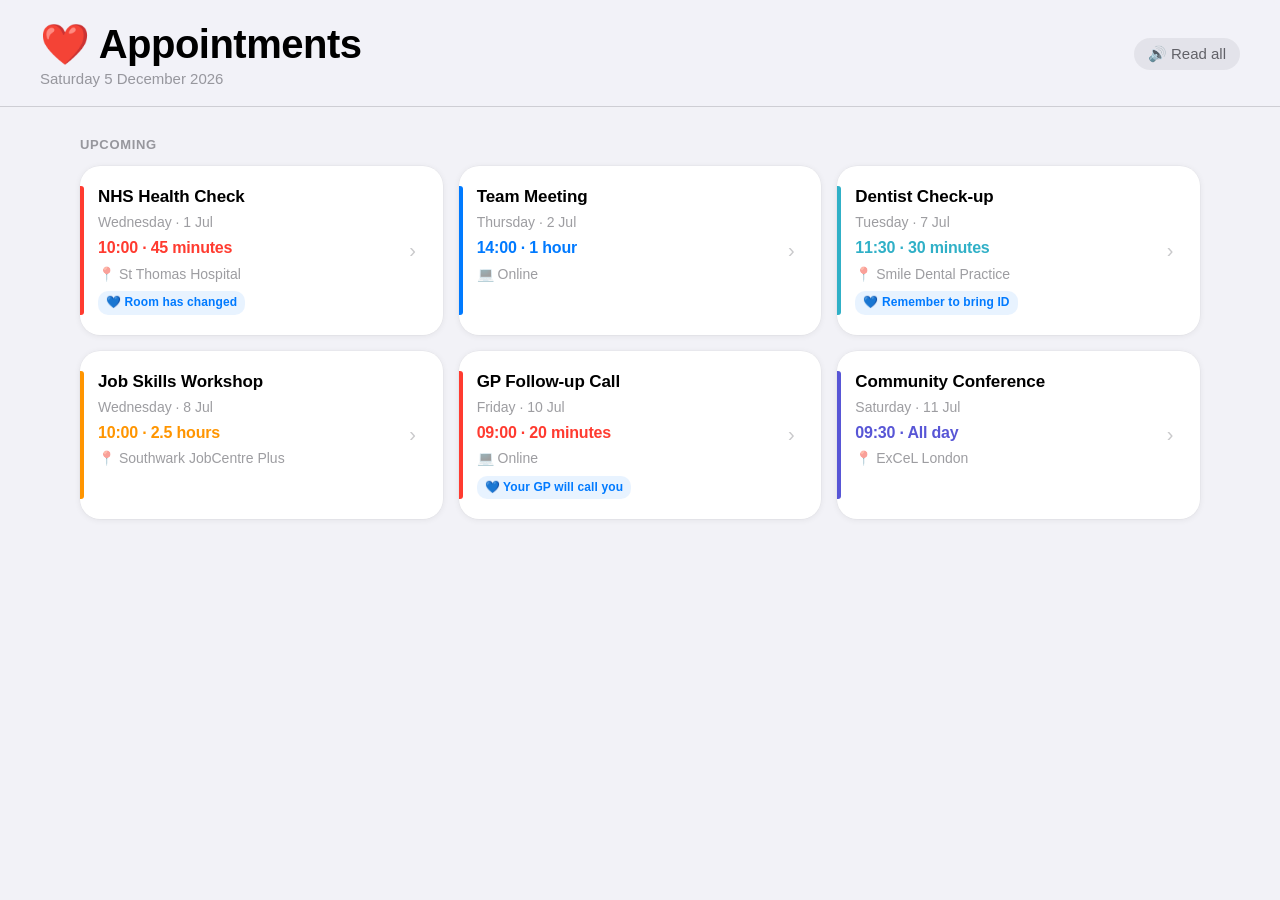
<file: index.html>
<!DOCTYPE html>
<html lang="en">
<head>
  <meta charset="UTF-8">
  <meta http-equiv="refresh" content="0; url=appointment-planner/">
  <title>My Appointments</title>
  <script>window.location.replace("appointment-planner/");</script>
</head>
<body>
  <a href="appointment-planner/">Open the app</a>
</body>
</html>
</file>
<file: appointment-planner/style.css>
/* ─── Design tokens ─── */
:root {
  --accent:       #ff3b30;
  --accent-bg:    rgba(255,59,48,0.09);
  --blue:         #007aff;
  --blue-bg:      rgba(0,122,255,0.09);
  --green:        #34c759;
  --green-dark:   #248a3d;
  --green-bg:     rgba(52,199,89,0.1);
  --orange:       #ff9500;
  --purple:       #5856d6;

  --bg:           #f2f2f7;
  --card:         #ffffff;
  --fill:         rgba(120,120,128,0.12);
  --fill2:        rgba(120,120,128,0.20);

  --label:        #000000;
  --label2:       rgba(60,60,67,0.78);
  --label3:       rgba(60,60,67,0.50);
  --label4:       rgba(60,60,67,0.28);

  --sep:          rgba(60,60,67,0.20);
  --sep-light:    rgba(60,60,67,0.12);

  --r-sm:         10px;
  --r:            13px;
  --r-lg:         16px;
  --r-xl:         20px;
  --r-pill:       100px;

  --shadow:       0 2px 16px rgba(0,0,0,0.09), 0 0 0 0.5px rgba(0,0,0,0.05);
  --shadow-sm:    0 1px 6px rgba(0,0,0,0.07), 0 0 0 0.5px rgba(0,0,0,0.04);
  --shadow-lift:  0 8px 32px rgba(0,0,0,0.12), 0 0 0 0.5px rgba(0,0,0,0.05);

  --safe-bottom:  env(safe-area-inset-bottom, 0px);
}

/* ─── Reset ─── */
*, *::before, *::after {
  box-sizing: border-box; margin: 0; padding: 0;
  -webkit-tap-highlight-color: transparent;
}

body {
  font-family: -apple-system, "SF Pro Text", "Helvetica Neue", Arial, sans-serif;
  background: var(--bg);
  color: var(--label);
  font-size: 17px;
  line-height: 1.47;
  max-width: var(--shell-w, 430px);
  margin: 0 auto;
  min-height: 100vh;
  -webkit-font-smoothing: antialiased;
  -moz-osx-font-smoothing: grayscale;
}

/* ─── Screen system ─── */
#app {
  position: relative;
  overflow: hidden;
  min-height: 100vh;
}

.screen {
  display: none;
  min-height: 100vh;
  padding-bottom: calc(110px + var(--safe-bottom));
  background: var(--bg);
}
.screen.active { display: block; }

@keyframes screenIn {
  from { opacity: 0; transform: translateX(40px); }
  to   { opacity: 1; transform: translateX(0); }
}
@keyframes screenBack {
  from { opacity: 0; transform: translateX(-20px); }
  to   { opacity: 1; transform: translateX(0); }
}
@keyframes fadeUp {
  from { opacity: 0; transform: translateY(10px); }
  to   { opacity: 1; transform: translateY(0); }
}

#screen-detail.active  { animation: screenIn  0.30s cubic-bezier(0.4,0,0.2,1) both; }
#screen-home.returning { animation: screenBack 0.26s cubic-bezier(0.4,0,0.2,1) both; }

/* ─── Navbar ─── */
.navbar {
  background: rgba(242,242,247,0.88);
  backdrop-filter: saturate(180%) blur(20px);
  -webkit-backdrop-filter: saturate(180%) blur(20px);
  border-bottom: 0.5px solid var(--sep);
  padding: 12px 20px 14px;
  position: sticky;
  top: 0;
  z-index: 100;
}
.navbar-row { display: flex; align-items: center; justify-content: space-between; }
.navbar-large {
  font-size: 34px;
  font-weight: 700;
  letter-spacing: -0.5px;
  margin-top: 4px;
  line-height: 1.1;
}
.navbar-date { font-size: 15px; color: var(--label3); margin-top: 2px; font-weight: 400; }

.btn-back {
  background: none; border: none;
  color: var(--blue);
  font-size: 17px; font-weight: 400;
  cursor: pointer; font-family: inherit;
  padding: 6px 0;
  display: flex; align-items: center; gap: 4px;
}
.btn-back:active { opacity: 0.5; }

/* ─── Global speak button ─── */
.btn-speak-global {
  background: var(--fill);
  border: none;
  color: var(--label2);
  border-radius: var(--r-pill);
  padding: 7px 14px;
  font-size: 15px;
  font-weight: 500;
  cursor: pointer;
  font-family: inherit;
  transition: background 0.15s, color 0.15s, transform 0.1s;
  display: flex; align-items: center; gap: 5px;
}
.btn-speak-global:active { transform: scale(0.96); }
.btn-speak-global.speaking {
  background: var(--accent);
  color: #fff;
}

/* ─── Section header ─── */
.section-header {
  font-size: 13px;
  font-weight: 600;
  text-transform: uppercase;
  letter-spacing: 0.05em;
  color: var(--label3);
  padding: 22px 20px 8px;
}

/* ─── Event cards ─── */
.event-card {
  background: var(--card);
  border-radius: var(--r-xl);
  margin: 0 16px 10px;
  box-shadow: var(--shadow-sm);
  overflow: hidden;
  transition: transform 0.12s ease, box-shadow 0.12s ease;
}
.event-card:active {
  transform: scale(0.98);
  box-shadow: var(--shadow-sm);
}
.event-card-inner {
  padding: 16px 14px 16px 0;
  display: flex;
  align-items: stretch;
  gap: 0;
  cursor: pointer;
}
.event-accent-bar {
  width: 4px;
  border-radius: 0 3px 3px 0;
  flex-shrink: 0;
  margin-right: 14px;
  background: var(--accent);
  min-height: 100%;
}
.event-card-text { flex: 1; min-width: 0; }
.event-card-title {
  font-size: 17px;
  font-weight: 600;
  line-height: 1.25;
  margin-bottom: 5px;
  letter-spacing: -0.1px;
}
.event-card-day {
  font-size: 14px;
  font-weight: 400;
  color: var(--label3);
  margin-bottom: 3px;
}
.event-card-time {
  font-size: 16px;
  font-weight: 700;
  color: var(--accent);
  margin-bottom: 4px;
  letter-spacing: -0.2px;
}
.event-card-loc {
  font-size: 14px;
  color: var(--label3);
  font-weight: 400;
}
.event-card-arrow {
  width: 28px;
  display: flex;
  align-items: center;
  justify-content: center;
  flex-shrink: 0;
  color: var(--label4);
  font-size: 20px;
  font-weight: 300;
}

/* ─── Alert tag on card ─── */
.alert-tag {
  display: inline-flex;
  align-items: center;
  gap: 4px;
  background: var(--blue-bg);
  color: var(--blue);
  border-radius: var(--r-sm);
  padding: 3px 8px;
  font-size: 12px;
  font-weight: 600;
  margin-top: 7px;
  letter-spacing: 0.01em;
}

/* ─── Alert card on detail ─── */
.alert-card {
  background: var(--blue-bg);
  border-radius: var(--r-lg);
  margin: 12px 16px 0;
  padding: 14px 16px;
  border: 0.5px solid rgba(0,122,255,0.25);
}
.alert-card-header {
  display: flex;
  align-items: center;
  justify-content: space-between;
  margin-bottom: 6px;
}
.alert-card-title { font-size: 14px; font-weight: 700; color: var(--blue); }
.alert-msg { font-size: 15px; font-weight: 400; color: var(--label2); margin-bottom: 6px; line-height: 1.4; }
.alert-fix { font-size: 15px; color: var(--green-dark); font-weight: 600; }

/* ─── Detail hero ─── */
.detail-hero {
  background: var(--card);
  padding: 20px 18px 20px;
  margin: 12px 16px 0;
  border-radius: var(--r-xl);
  box-shadow: var(--shadow-sm);
  position: relative;
  overflow: hidden;
}
.detail-hero-tint {
  position: absolute;
  inset: 0;
  opacity: 0.06;
  pointer-events: none;
}
.detail-title {
  font-size: 26px;
  font-weight: 700;
  letter-spacing: -0.4px;
  line-height: 1.15;
  margin-bottom: 14px;
  position: relative;
}
.detail-meta {
  display: flex;
  flex-direction: column;
  gap: 5px;
  margin-bottom: 2px;
  position: relative;
}
.detail-meta-row { display: flex; align-items: center; gap: 8px; }
.detail-meta-icon { font-size: 16px; width: 22px; flex-shrink: 0; text-align: center; }
.detail-meta-text { font-size: 17px; font-weight: 600; }
.detail-meta-text.accent { color: var(--accent); }
.detail-meta-sub { font-size: 15px; color: var(--label3); font-weight: 400; }

/* ─── Join button ─── */
.join-now-btn {
  display: flex;
  align-items: center;
  justify-content: center;
  gap: 8px;
  width: 100%;
  padding: 14px;
  border-radius: var(--r-lg);
  border: none;
  font-size: 17px;
  font-weight: 700;
  cursor: pointer;
  font-family: inherit;
  text-decoration: none;
  color: #fff;
  background: var(--blue);
  margin-top: 14px;
  letter-spacing: -0.1px;
  position: relative;
  transition: transform 0.12s, opacity 0.12s;
}
.join-now-btn:active { transform: scale(0.97); opacity: 0.88; }

/* ─── Phase blocks ─── */
.phase-block {
  background: var(--card);
  border-radius: var(--r-xl);
  margin: 10px 16px 0;
  overflow: hidden;
  box-shadow: var(--shadow-sm);
}
.phase-header {
  padding: 15px 16px;
  display: flex;
  align-items: center;
  gap: 12px;
  cursor: pointer;
  -webkit-user-select: none; user-select: none;
}
.phase-header:active { background: var(--fill); }
.phase-emoji { font-size: 26px; flex-shrink: 0; }
.phase-text { flex: 1; }
.phase-name { font-size: 17px; font-weight: 600; letter-spacing: -0.1px; }
.phase-desc { font-size: 13px; color: var(--label3); margin-top: 1px; }
.phase-right { display: flex; align-items: center; gap: 8px; flex-shrink: 0; }

.phase-chevron {
  font-size: 14px;
  color: var(--label4);
  font-weight: 600;
  width: 20px; height: 20px;
  display: flex; align-items: center; justify-content: center;
  border-radius: 50%;
  background: var(--fill);
  transition: transform 0.22s cubic-bezier(0.4,0,0.2,1);
}
.phase-chevron svg { display: block; }
.phase-chevron.open { transform: rotate(90deg); }

.phase-body {
  overflow: hidden;
  max-height: 0;
  transition: max-height 0.32s cubic-bezier(0.4,0,0.2,1);
  border-top: 0px solid var(--sep-light);
}
.phase-body.open {
  max-height: 2400px;
  border-top: 0.5px solid var(--sep-light);
}

/* ─── Sub sections ─── */
.sub { padding: 16px 18px; border-bottom: 0.5px solid var(--sep-light); }
.sub:last-child { border-bottom: none; }
.sub-header {
  display: flex;
  align-items: center;
  justify-content: space-between;
  margin-bottom: 12px;
}
.sub-title {
  font-size: 12px;
  font-weight: 600;
  text-transform: uppercase;
  letter-spacing: 0.06em;
  color: var(--label3);
}

/* ─── Small speak button ─── */
.btn-speak-sm {
  background: var(--fill);
  border: none;
  color: var(--label3);
  border-radius: var(--r-pill);
  padding: 5px 10px;
  font-size: 12px;
  font-weight: 600;
  cursor: pointer;
  font-family: inherit;
  flex-shrink: 0;
  transition: background 0.12s, color 0.12s, transform 0.1s;
  display: flex; align-items: center; gap: 3px;
}
.btn-speak-sm:active { transform: scale(0.94); }
.btn-speak-sm.speaking { background: var(--accent); color: #fff; }

/* ─── Journey tip ─── */
.tip-box {
  background: rgba(255,149,0,0.1);
  border-radius: var(--r);
  padding: 13px 14px;
  font-size: 16px;
  font-weight: 500;
  color: #7d4e00;
  margin-bottom: 14px;
  display: flex;
  gap: 10px;
  align-items: flex-start;
  line-height: 1.4;
}
.tip-icon { font-size: 20px; flex-shrink: 0; margin-top: 1px; }

/* ─── Transport segmented control ─── */
.transport-seg {
  display: flex;
  background: var(--fill);
  border-radius: var(--r-sm);
  padding: 2px;
  gap: 2px;
  margin-bottom: 16px;
}
.t-seg-btn {
  flex: 1;
  padding: 8px 6px;
  border-radius: calc(var(--r-sm) - 2px);
  border: none;
  background: transparent;
  font-size: 14px;
  font-weight: 600;
  cursor: pointer;
  font-family: inherit;
  color: var(--label3);
  transition: background 0.18s, color 0.18s, box-shadow 0.18s;
}
.t-seg-btn.active {
  background: var(--card);
  color: var(--label);
  box-shadow: 0 1px 4px rgba(0,0,0,0.12), 0 0 0 0.5px rgba(0,0,0,0.06);
}
.t-panel { display: none; }
.t-panel.active { display: block; }

/* ─── Route steps ─── */
.route-group { margin-bottom: 18px; }
.route-group:last-child { margin-bottom: 0; }
.route-label {
  font-size: 13px;
  font-weight: 700;
  color: var(--label3);
  text-transform: uppercase;
  letter-spacing: 0.05em;
  margin-bottom: 10px;
}
.route-step {
  display: flex;
  gap: 12px;
  align-items: flex-start;
  padding: 9px 0;
  border-bottom: 0.5px solid var(--sep-light);
}
.route-step:last-child { border-bottom: none; }
.step-num {
  background: var(--blue);
  color: #fff;
  width: 24px; height: 24px;
  border-radius: 50%;
  display: flex; align-items: center; justify-content: center;
  font-size: 12px; font-weight: 700;
  flex-shrink: 0; margin-top: 2px;
}
.step-text { font-size: 16px; line-height: 1.45; color: var(--label2); }
.route-divider { border: none; border-top: 0.5px solid var(--sep); margin: 14px 0; }

/* ─── Cost badge ─── */
.cost-badge {
  display: inline-flex;
  align-items: center;
  gap: 5px;
  background: var(--blue-bg);
  color: var(--blue);
  border-radius: var(--r-sm);
  padding: 5px 10px;
  font-size: 13px;
  font-weight: 700;
  margin-bottom: 10px;
}

/* ─── Link buttons ─── */
.btn-link {
  display: flex;
  align-items: center;
  justify-content: center;
  gap: 9px;
  width: 100%;
  padding: 15px;
  border-radius: var(--r-lg);
  border: none;
  font-size: 16px;
  font-weight: 700;
  cursor: pointer;
  font-family: inherit;
  margin-bottom: 9px;
  text-decoration: none;
  color: #fff;
  letter-spacing: -0.1px;
  transition: transform 0.12s, opacity 0.12s;
}
.btn-link:last-child { margin-bottom: 0; }
.btn-link:active { transform: scale(0.97); opacity: 0.88; }
.btn-maps { background: var(--blue); }
.btn-uber { background: #000; }
.btn-zoom { background: #2d8cff; }
.btn-call { background: var(--green-dark); }
.btn-gcal { background: var(--green-dark); }
.btn-ics  { background: var(--label2); }

/* ─── Check items ─── */
.check-item {
  display: flex;
  gap: 13px;
  align-items: flex-start;
  padding: 11px 0;
  border-bottom: 0.5px solid var(--sep-light);
}
.check-item:last-child { border-bottom: none; }
.check-box {
  width: 24px; height: 24px;
  border-radius: 50%;
  border: 1.5px solid var(--label4);
  flex-shrink: 0; margin-top: 2px;
  cursor: pointer;
  background: var(--card);
  display: flex; align-items: center; justify-content: center;
  font-size: 13px;
  transition: background 0.18s, border-color 0.18s, transform 0.15s;
}
.check-box:active { transform: scale(0.88); }
.check-box.checked {
  background: var(--green);
  border-color: var(--green);
  color: #fff;
}
.check-text { font-size: 16px; line-height: 1.4; font-weight: 400; padding-top: 2px; }
.check-text.done { text-decoration: line-through; color: var(--label3); }

/* ─── Info rows ─── */
.info-row {
  display: flex;
  gap: 12px;
  align-items: flex-start;
  padding: 10px 0;
  border-bottom: 0.5px solid var(--sep-light);
}
.info-row:last-child { border-bottom: none; }
.info-icon { font-size: 20px; flex-shrink: 0; margin-top: 1px; width: 26px; text-align: center; }
.info-label2 {
  font-size: 12px;
  font-weight: 600;
  color: var(--label3);
  text-transform: uppercase;
  letter-spacing: 0.05em;
  margin-bottom: 3px;
}
.info-value { font-size: 16px; line-height: 1.45; font-weight: 400; color: var(--label2); }

/* ─── Weather ─── */
.wx-row { display: flex; align-items: center; gap: 14px; margin-bottom: 10px; }
.wx-big { font-size: 48px; line-height: 1; }
.wx-temp { font-size: 34px; font-weight: 700; letter-spacing: -1px; line-height: 1; }
.wx-desc { font-size: 15px; color: var(--label3); margin-top: 4px; }
.wx-tip {
  background: rgba(255,149,0,0.1);
  border-radius: var(--r);
  padding: 12px 14px;
  font-size: 15px;
  font-weight: 500;
  color: #7d4e00;
  line-height: 1.4;
}

/* ─── Venue photos ─── */
.photo-scroll {
  display: flex;
  gap: 10px;
  overflow-x: auto;
  padding-bottom: 4px;
  -webkit-overflow-scrolling: touch;
  scroll-snap-type: x mandatory;
}
.photo-scroll::-webkit-scrollbar { display: none; }
.venue-photo {
  width: 200px;
  height: 130px;
  object-fit: cover;
  border-radius: var(--r);
  flex-shrink: 0;
  background: var(--fill);
  scroll-snap-align: start;
}
.photo-caption { font-size: 12px; color: var(--label3); margin-top: 6px; }

/* ─── Online join block ─── */
.join-block { text-align: center; padding: 8px 0 4px; }
.join-icon { font-size: 44px; margin-bottom: 10px; }
.zoom-id-box {
  font-family: "SF Mono","Courier New",monospace;
  font-size: 24px;
  font-weight: 800;
  letter-spacing: 3px;
  background: var(--blue-bg);
  color: var(--blue);
  padding: 12px 20px;
  border-radius: var(--r);
  margin: 8px 0;
  display: inline-block;
}
.zoom-pw { font-size: 15px; color: var(--label3); margin-bottom: 16px; }

/* ─── Sticky bottom ─── */
.sticky-bottom {
  position: fixed;
  bottom: 0; left: 0; right: 0;
  max-width: var(--shell-w, 430px);
  margin: 0 auto;
  background: rgba(242,242,247,0.92);
  backdrop-filter: saturate(180%) blur(20px);
  -webkit-backdrop-filter: saturate(180%) blur(20px);
  border-top: 0.5px solid var(--sep);
  padding: 12px 16px;
  padding-bottom: calc(12px + var(--safe-bottom));
  z-index: 100;
  display: flex;
  gap: 10px;
}
.sticky-btn {
  flex: 1;
  display: flex;
  align-items: center;
  justify-content: center;
  gap: 7px;
  padding: 13px 8px;
  border-radius: var(--r-lg);
  border: none;
  font-size: 15px;
  font-weight: 700;
  cursor: pointer;
  font-family: inherit;
  text-decoration: none;
  color: #fff;
  letter-spacing: -0.1px;
  transition: transform 0.12s, opacity 0.12s;
}
.sticky-btn:active { transform: scale(0.96); opacity: 0.88; }
.sticky-btn-gcal { background: var(--green-dark); }
.sticky-btn-ics  { background: var(--blue); }

/* ═══ Responsive: tablet & desktop (≥700px) ═══ */
@media (min-width: 700px) {
  :root { --shell-w: 1024px; }

  body {
    background:
      radial-gradient(1200px 600px at 20% -10%, rgba(0,122,255,0.05), transparent 60%),
      radial-gradient(1000px 500px at 90% 0%, rgba(255,59,48,0.04), transparent 55%),
      var(--bg);
  }

  /* Navbar spans full width, content centered */
  .navbar { padding: 18px 40px 16px; }
  .navbar-row { max-width: 944px; margin: 0 auto; }
  .navbar-large { font-size: 40px; }

  .section-header {
    max-width: 944px;
    margin: 0 auto;
    padding: 28px 40px 12px;
  }

  /* Event cards become a responsive grid */
  #events-list {
    display: grid;
    grid-template-columns: repeat(auto-fill, minmax(340px, 1fr));
    gap: 16px;
    max-width: 944px;
    margin: 0 auto;
    padding: 0 40px;
  }
  .event-card { margin: 0; }
  .event-card-inner { padding: 20px 16px 20px 0; height: 100%; }

  /* Detail view: single centered column */
  .alert-card, .detail-hero, .phase-block {
    max-width: 640px;
    margin-left: auto;
    margin-right: auto;
  }
  .alert-card  { margin-top: 16px; }
  .detail-hero { margin-top: 16px; padding: 26px 26px 26px; }
  .detail-title { font-size: 32px; }
  .phase-block { margin-top: 12px; }
  .sub { padding: 18px 26px; }
  .phase-header { padding: 17px 22px; }

  /* Floating action bar instead of edge-to-edge */
  .sticky-bottom {
    max-width: 640px;
    bottom: 20px;
    border-radius: var(--r-xl);
    border: 0.5px solid var(--sep);
    box-shadow: var(--shadow-lift);
    padding: 12px;
  }

  .screen { padding-bottom: 140px; }
}

/* Wide desktop: three-column card grid */
@media (min-width: 1100px) {
  :root { --shell-w: 1280px; }
  .navbar-row, .section-header, #events-list { max-width: 1200px; }
  #events-list { grid-template-columns: repeat(3, 1fr); }
}

/* Hover states — only on devices that actually hover */
@media (hover: hover) and (pointer: fine) {
  .event-card { transition: transform 0.18s ease, box-shadow 0.18s ease; }
  .event-card:hover {
    transform: translateY(-3px);
    box-shadow: var(--shadow-lift);
  }
  .event-card:hover .event-card-arrow { color: var(--label2); }
  .btn-link:hover, .join-now-btn:hover, .sticky-btn:hover { filter: brightness(1.08); }
  .btn-speak-global:hover { background: var(--fill2); }
  .btn-speak-global.speaking:hover { background: var(--accent); filter: brightness(1.08); }
  .btn-speak-sm:hover { background: var(--fill2); color: var(--label2); }
  .btn-speak-sm.speaking:hover { background: var(--accent); color: #fff; }
  .phase-header:hover { background: rgba(120,120,128,0.06); }
  .check-box:hover { border-color: var(--green); }
  .t-seg-btn:not(.active):hover { color: var(--label2); }
  .btn-back:hover { opacity: 0.7; }
}

/* Keyboard focus for accessibility */
button:focus-visible, a:focus-visible, .check-box:focus-visible {
  outline: 3px solid var(--blue);
  outline-offset: 2px;
  border-radius: 8px;
}

/* Respect reduced-motion preference */
@media (prefers-reduced-motion: reduce) {
  *, *::before, *::after {
    animation-duration: 0.01ms !important;
    transition-duration: 0.01ms !important;
  }
}
</file>
